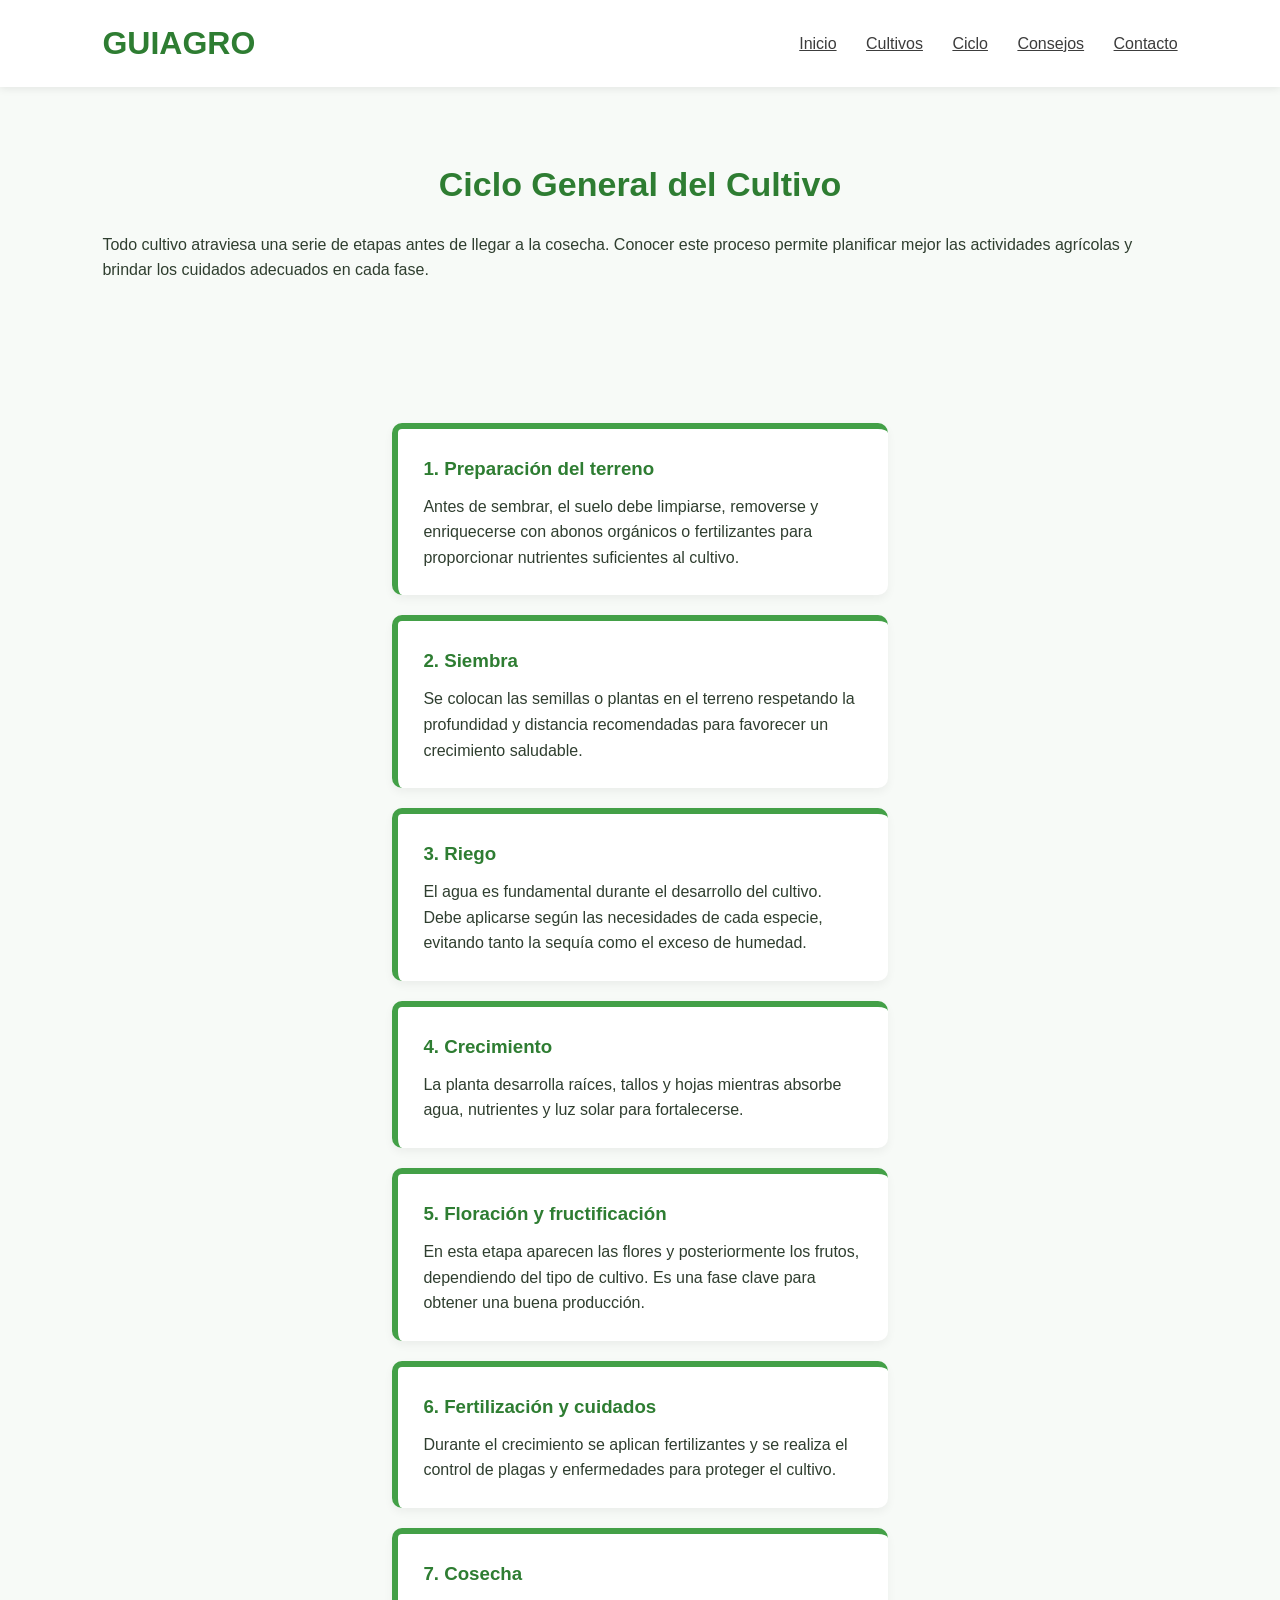
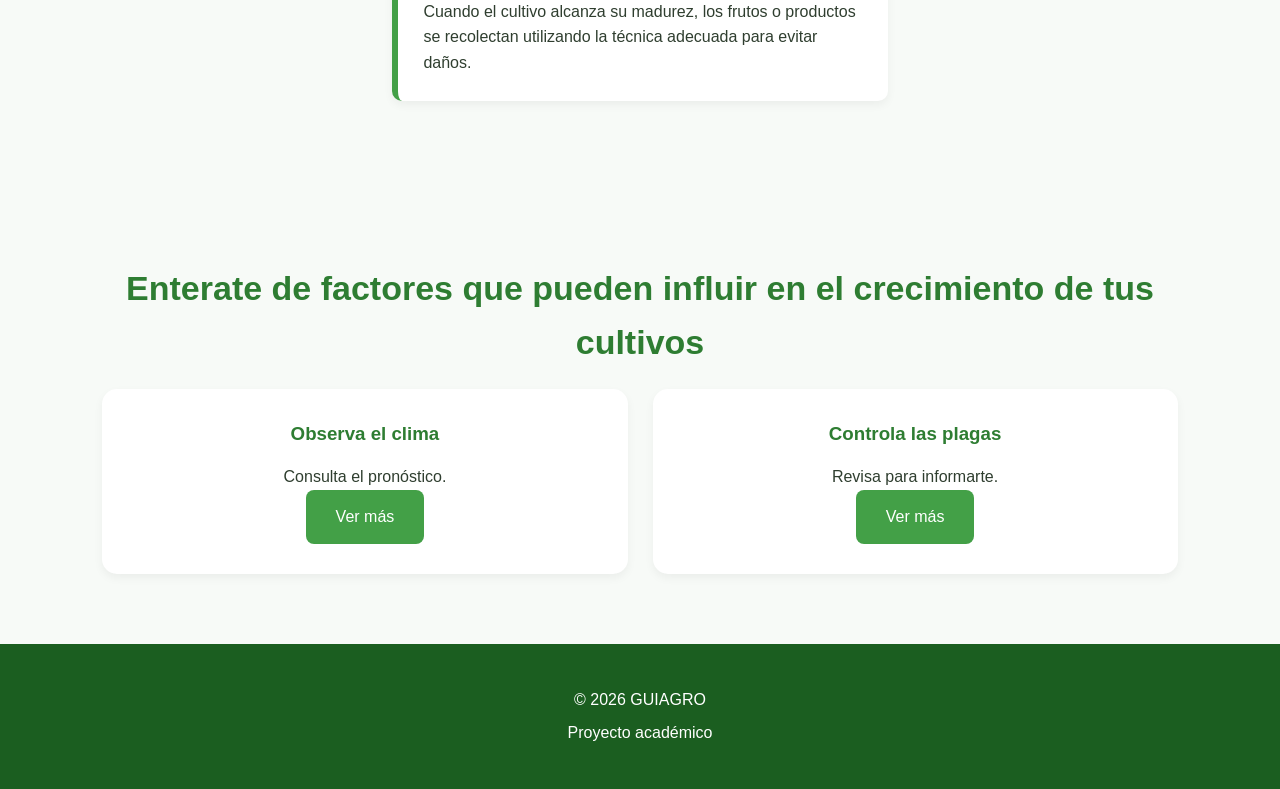
<file: ciclo.html>
<!DOCTYPE html>
<html lang="es">

<head>
    <meta charset="UTF-8">
    <meta name="viewport" content="width=device-width, initial-scale=1.0">
    <title>GUIAGRO | Ciclo del Cultivo</title>
    <link rel="stylesheet" href="estilos.css">
</head>

<body>

    <header>

        <div class="logo">
            <h1>GUIAGRO</h1>
        </div>

        <nav>
            <a href="index.html">Inicio</a>
            <a href="cultivos.html">Cultivos</a>
            <a href="ciclo.html">Ciclo</a>
            <a href="consejos.html">Consejos</a>
            <a href="contacto.html">Contacto</a>
        </nav>

    </header>


    <section class="pagina-hero">

        <h2>Ciclo General del Cultivo</h2>

        <p>
            Todo cultivo atraviesa una serie de etapas antes de llegar a la cosecha.
            Conocer este proceso permite planificar mejor las actividades agrícolas y
            brindar los cuidados adecuados en cada fase.
        </p>

    </section>


    <section class="timeline">

        <div class="etapa">

            <h3>1. Preparación del terreno</h3>

            <p>
                Antes de sembrar, el suelo debe limpiarse, removerse y enriquecerse
                con abonos orgánicos o fertilizantes para proporcionar nutrientes
                suficientes al cultivo.
            </p>

        </div>

        <div class="etapa">

            <h3>2. Siembra</h3>

            <p>
                Se colocan las semillas o plantas en el terreno respetando la
                profundidad y distancia recomendadas para favorecer un crecimiento
                saludable.
            </p>

        </div>

        <div class="etapa">

            <h3>3. Riego</h3>

            <p>
                El agua es fundamental durante el desarrollo del cultivo. Debe
                aplicarse según las necesidades de cada especie, evitando tanto la
                sequía como el exceso de humedad.
            </p>

        </div>

        <div class="etapa">

            <h3>4. Crecimiento</h3>

            <p>
                La planta desarrolla raíces, tallos y hojas mientras absorbe agua,
                nutrientes y luz solar para fortalecerse.
            </p>

        </div>

        <div class="etapa">

            <h3>5. Floración y fructificación</h3>

            <p>
                En esta etapa aparecen las flores y posteriormente los frutos,
                dependiendo del tipo de cultivo. Es una fase clave para obtener una
                buena producción.
            </p>

        </div>

        <div class="etapa">

            <h3>6. Fertilización y cuidados</h3>

            <p>
                Durante el crecimiento se aplican fertilizantes y se realiza el
                control de plagas y enfermedades para proteger el cultivo.
            </p>

        </div>

        <div class="etapa">

            <h3>7. Cosecha</h3>

            <p>
                Cuando el cultivo alcanza su madurez, los frutos o productos se
                recolectan utilizando la técnica adecuada para evitar daños.
            </p>

        </div>

    </section>

    <section class="info-extra">

        <h2>Enterate de factores que pueden influir en el crecimiento de tus cultivos</h2>

        <div class="tarjetas">

            <div class="card">

                <h3>Observa el clima</h3>

                <p>
                    Consulta el pronóstico.
                    <br>
                    <a href="https://www.clima.com/peru" class="boton">
                        Ver más
                     </a>
                </p>

            </div>

            <div class="card">

                <h3>Controla las plagas</h3>

                <p>
                    Revisa para informarte.
                    <br>
                    <a href="https://geopard.tech/es/blog/control-de-plagas-en-la-agricultura-de-precision/" class="boton">
                        Ver más
                    </a>
                </p>

            </div>

    </section>

    <footer>

        <p>© 2026 GUIAGRO</p>

        <p>Proyecto académico</p>

    </footer>

</body>

</html>
</file>
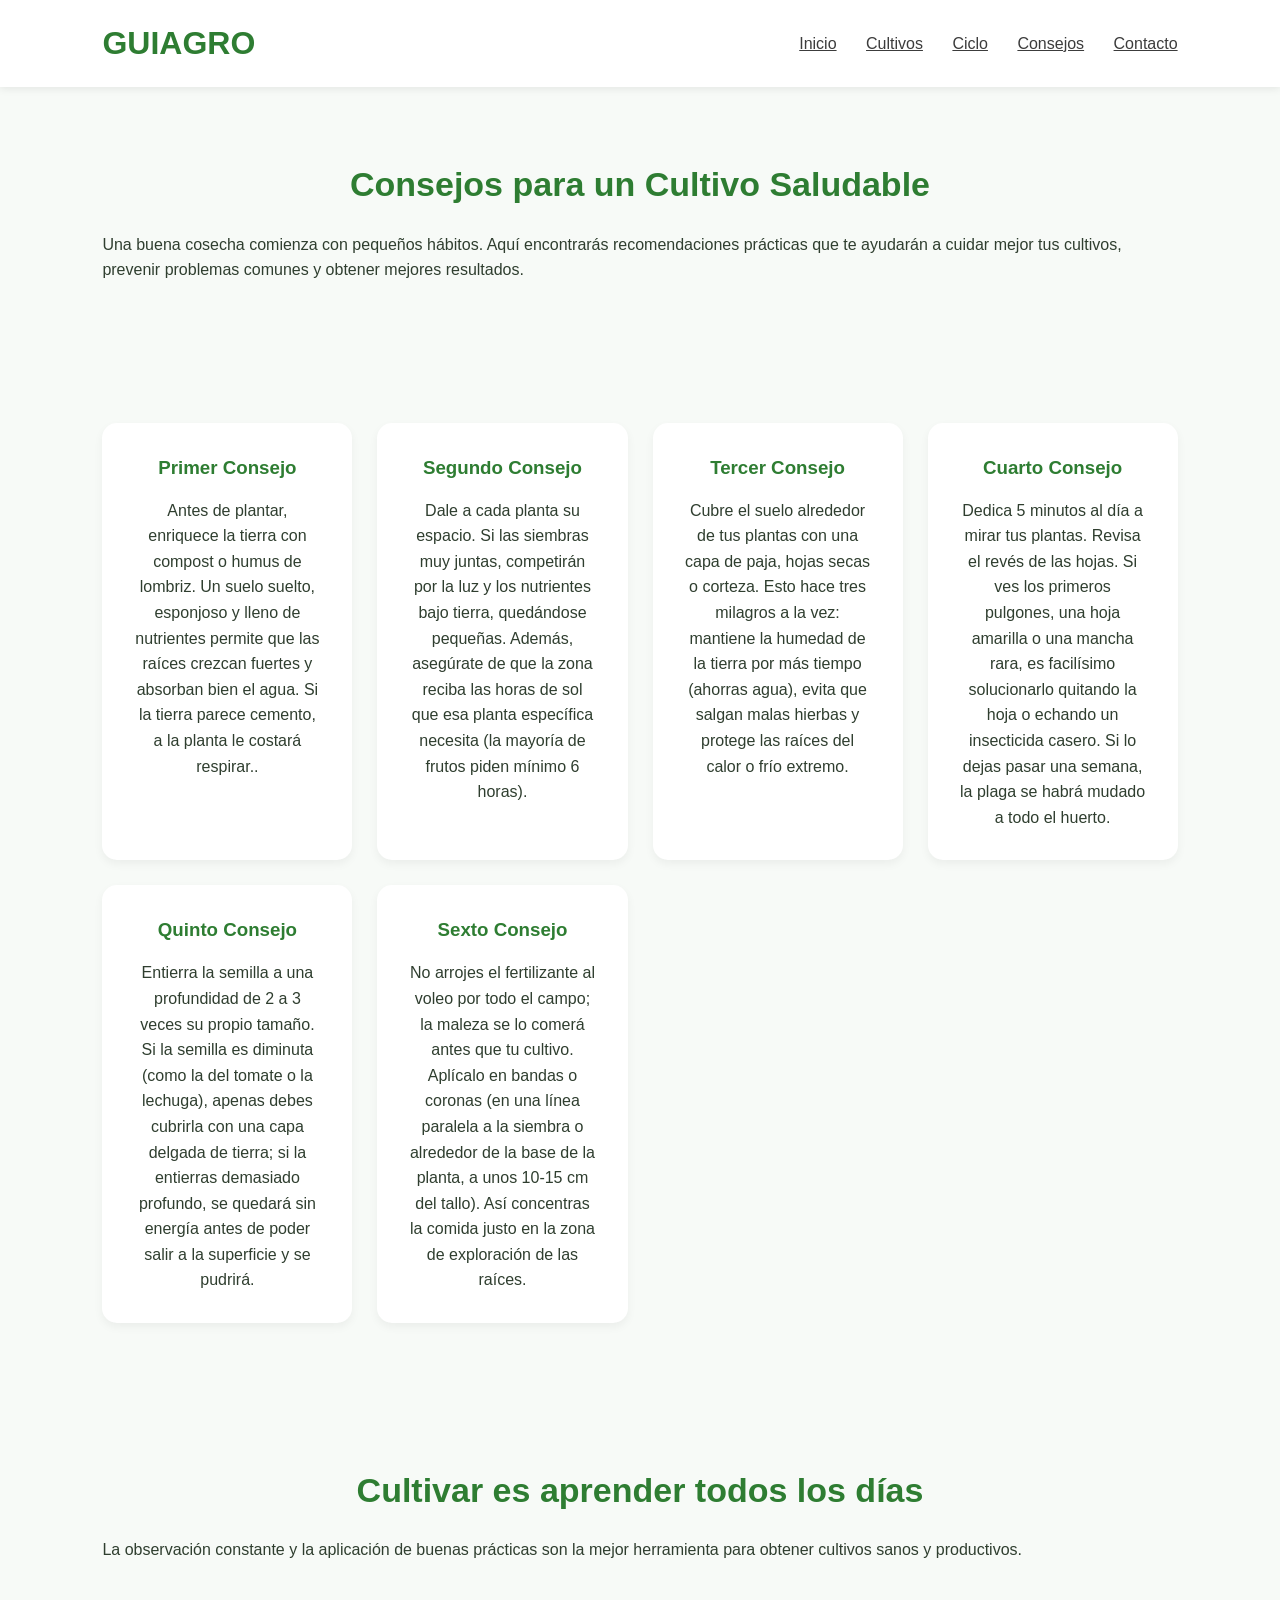
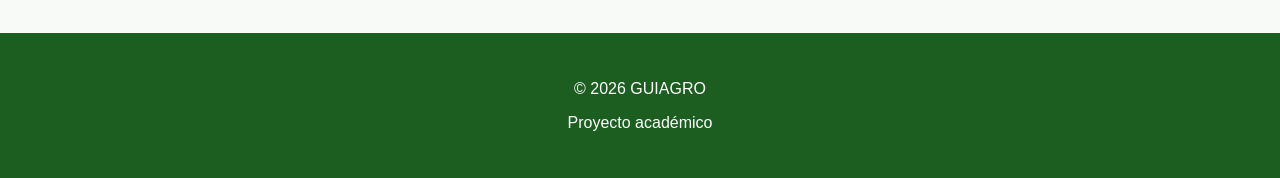
<file: consejos.html>
<!DOCTYPE html>
<html lang="es">

<head>
    <meta charset="UTF-8">
    <meta name="viewport" content="width=device-width, initial-scale=1.0">
    <title>GUIAGRO | Consejos</title>
    <link rel="stylesheet" href="estilos.css">
</head>

<body>

    <header>

        <div class="logo">
            <h1>GUIAGRO</h1>
        </div>

        <nav>
            <a href="index.html">Inicio</a>
            <a href="cultivos.html">Cultivos</a>
            <a href="ciclo.html">Ciclo</a>
            <a href="consejos.html">Consejos</a>
            <a href="contacto.html">Contacto</a>
        </nav>

    </header>


    <section class="pagina-hero">

        <h2>Consejos para un Cultivo Saludable</h2>

        <p>
            Una buena cosecha comienza con pequeños hábitos. Aquí encontrarás
            recomendaciones prácticas que te ayudarán a cuidar mejor tus cultivos,
            prevenir problemas comunes y obtener mejores resultados.
        </p>

    </section>

    <section class="tarjetas">

         <div class="card">
            <h3>Primer Consejo</h3>
            <p> Antes de plantar, enriquece la tierra con compost o humus de lombriz. Un suelo suelto, esponjoso y lleno de nutrientes permite que las raíces crezcan fuertes y absorban bien el agua. Si la tierra parece cemento, a la planta le costará respirar..</p>

        </div>

        <div class="card">
            <h3>Segundo Consejo</h3>
            <p>Dale a cada planta su espacio. Si las siembras muy juntas, competirán por la luz y los nutrientes bajo tierra, quedándose pequeñas. Además, asegúrate de que la zona reciba las horas de sol que esa planta específica necesita (la mayoría de frutos piden mínimo 6 horas).</p>

        </div>

        <div class="card">
            <h3>Tercer Consejo</h3>
            <p>Cubre el suelo alrededor de tus plantas con una capa de paja, hojas secas o corteza. Esto hace tres milagros a la vez: mantiene la humedad de la tierra por más tiempo (ahorras agua), evita que salgan malas hierbas y protege las raíces del calor o frío extremo.</p>

        </div>

        <div class="card">
            <h3>Cuarto Consejo</h3>
            <p>Dedica 5 minutos al día a mirar tus plantas. Revisa el revés de las hojas. Si ves los primeros pulgones, una hoja amarilla o una mancha rara, es facilísimo solucionarlo quitando la hoja o echando un insecticida casero. Si lo dejas pasar una semana, la plaga se habrá mudado a todo el huerto.</p>

        </div>

        <div class="card">
            <h3>Quinto Consejo</h3>
            <p>Entierra la semilla a una profundidad de 2 a 3 veces su propio tamaño. Si la semilla es diminuta (como la del tomate o la lechuga), apenas debes cubrirla con una capa delgada de tierra; si la entierras demasiado profundo, se quedará sin energía antes de poder salir a la superficie y se pudrirá.</p>

        </div>

        <div class="card">
            <h3>Sexto Consejo</h3>
            <p>No arrojes el fertilizante al voleo por todo el campo; la maleza se lo comerá antes que tu cultivo. Aplícalo en bandas o coronas (en una línea paralela a la siembra o alrededor de la base de la planta, a unos 10-15 cm del tallo). Así concentras la comida justo en la zona de exploración de las raíces.</p>

        </div>

    </section>

    <section class="cta">

        <h2>Cultivar es aprender todos los días</h2>

        <p>
            La observación constante y la aplicación de buenas prácticas son la
            mejor herramienta para obtener cultivos sanos y productivos.
        </p>

    </section>

    <footer>

        <p>© 2026 GUIAGRO</p>

        <p>Proyecto académico</p>

    </footer>

</body>

</html>
</file>
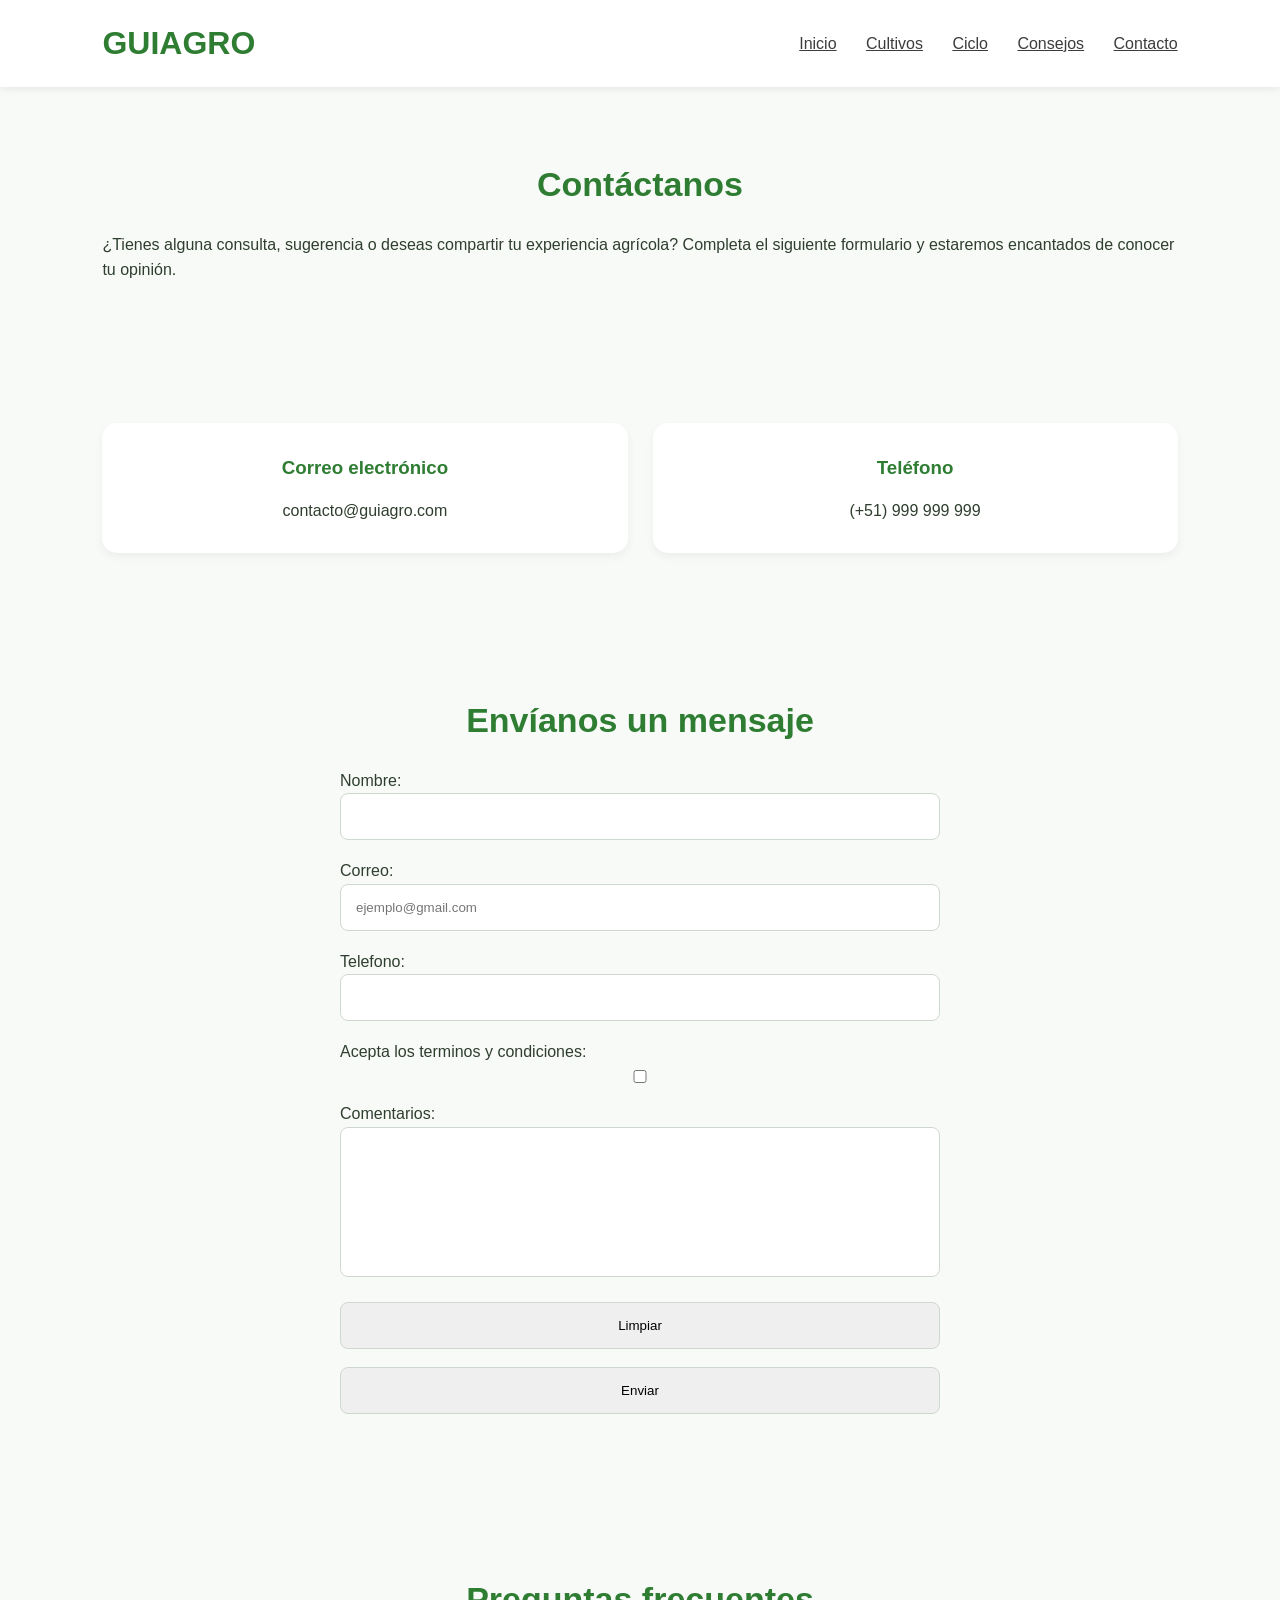
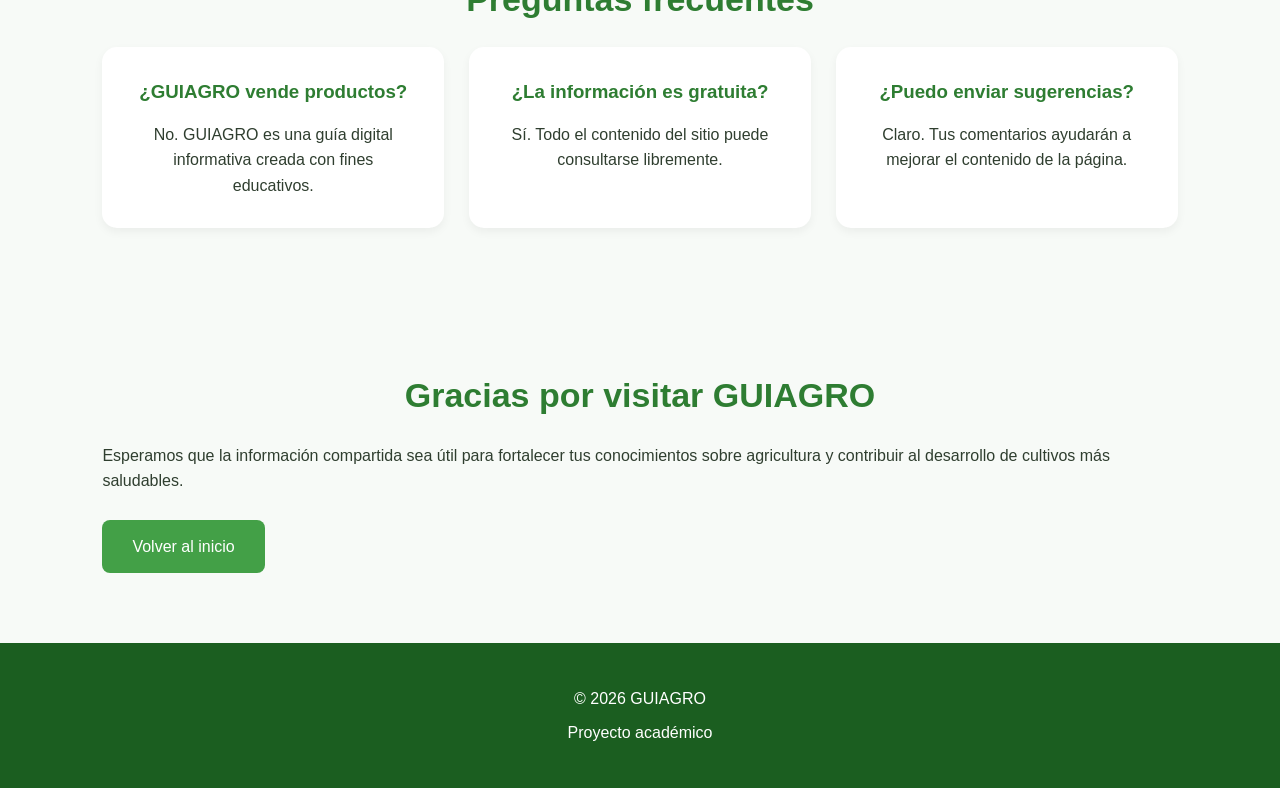
<file: contacto.html>
<!DOCTYPE html>
<html lang="es">

<head>
    <meta charset="UTF-8">
    <meta name="viewport" content="width=device-width, initial-scale=1.0">
    <title>GUIAGRO | Contacto</title>
    <link rel="stylesheet" href="estilos.css">
</head>

<body>

    <header>

        <div class="logo">
            <h1>GUIAGRO</h1>
        </div>

        <nav>
            <a href="index.html">Inicio</a>
            <a href="cultivos.html">Cultivos</a>
            <a href="ciclo.html">Ciclo</a>
            <a href="consejos.html">Consejos</a>
            <a href="contacto.html">Contacto</a>
        </nav>

    </header>


    <section class="pagina-hero">

        <h2>Contáctanos</h2>

        <p>
            ¿Tienes alguna consulta, sugerencia o deseas compartir tu experiencia
            agrícola? Completa el siguiente formulario y estaremos encantados de
            conocer tu opinión.
        </p>

    </section>

    <section class="info-extra">

        <div class="tarjetas">

            <div class="card">

                <h3>Correo electrónico</h3>

                <p>
                    contacto@guiagro.com
                </p>

            </div>

            <div class="card">

                <h3>Teléfono</h3>

                <p>
                    (+51) 999 999 999
                </p>

            </div>

        </div>

    </section>

    <section class="contacto">

        <h2>Envíanos un mensaje</h2>

        <form action="">
            <label for="">Nombre: </label><br>
            <input type="text"><br>
            <label for="">Correo: </label><br>
            <input type="email" required placeholder="ejemplo@gmail.com"><br>
            <label for="">Telefono: </label><br>
            <input type="tel"><br>
            <label for="">Acepta los terminos y condiciones: </label>
            <input type="checkbox" name="" id="">
            <label for="">Comentarios:</label><br>
            <textarea name="" id=""></textarea><br>
            <input type="button" value="Limpiar"><br>
            <input type="submit" value="Enviar"><br>
        </form>

    </section>

    <section class="info-extra">

        <h2>Preguntas frecuentes</h2>

        <div class="tarjetas">

            <div class="card">

                <h3>¿GUIAGRO vende productos?</h3>

                <p>
                    No. GUIAGRO es una guía digital informativa creada con fines
                    educativos.
                </p>

            </div>

            <div class="card">

                <h3>¿La información es gratuita?</h3>

                <p>
                    Sí. Todo el contenido del sitio puede consultarse libremente.
                </p>

            </div>

            <div class="card">

                <h3>¿Puedo enviar sugerencias?</h3>

                <p>
                    Claro. Tus comentarios ayudarán a mejorar el contenido de la
                    página.
                </p>

            </div>

        </div>

    </section>

    <section class="cta">

        <h2>Gracias por visitar GUIAGRO</h2>

        <p>
            Esperamos que la información compartida sea útil para fortalecer tus
            conocimientos sobre agricultura y contribuir al desarrollo de cultivos
            más saludables.
        </p><br>

        <a href="index.html" class="boton">
            Volver al inicio
        </a>

    </section>

    <footer>

        <p>© 2026 GUIAGRO</p>

        <p>Proyecto académico</p>

    </footer>

</body>

</html>
</file>
<file: estilos.css>
*{
    margin:0;
    padding:0;
    box-sizing:border-box;
    font-family:Arial, Helvetica, sans-serif;
}

html{
    scroll-behavior:smooth;
}

body{
    background:#f7faf7;
    color:#2f3e2f;
    line-height:1.6;
}


header{

    position:sticky;
    top:0;

    background:#ffffff;

    display:flex;
    justify-content:space-between;
    align-items:center;

    padding:18px 8%;

    box-shadow:0px 2px 8px rgba(0,0,0,.08);

    z-index:1000;

}

.logo h1{

    color:#2E7D32;

}

nav a{
    color:#3c3c3c;

    margin-left:25px;

    font-weight:500;

    transition:.3s;

}

nav a:hover{

    color:#2E7D32;

}


.hero{

    display:flex;
    justify-content:space-between;
    align-items:center;

    padding:70px 8%;

    gap:40px;

}

.hero-texto{

    flex:1;

}

.hero-texto h2{

    font-size:45px;

    color:#1B5E20;

    margin-bottom:20px;

}

.hero-texto p{

    margin-bottom:35px;

    color:#555;

}

.hero-imagen{

    flex:1;

}

.hero-imagen img{

    width:100%;

    border-radius:20px;

}

.boton{

    display:inline-block;

    text-decoration:none;

    background:#43A047;

    color:white;

    padding:14px 30px;

    border-radius:8px;

    transition:.3s;

}

.boton:hover{
    background:#2E7D32;

}


section{

    padding:70px 8%;

}

section h2{

    text-align:center;

    color:#2E7D32;

    margin-bottom:20px;

    font-size:34px;

}

.descripcion{

    text-align:center;

    max-width:800px;

    margin:auto;

    margin-bottom:45px;

    color:#555;

}


.tarjetas{

    display:grid;

    grid-template-columns:repeat(auto-fit,minmax(230px,1fr));

    gap:25px;

}

.card{

    background:white;

    padding:30px;

    border-radius:15px;

    text-align:center;

    box-shadow:0px 4px 10px rgba(0,0,0,.05);

    transition:.3s;

}

.card:hover{

    transform:translateY(-5px);

}

.card h3{

    color:#2E7D32;

    margin-bottom:15px;

}


.contenedor-cultivos{

    display:grid;

    grid-template-columns:repeat(auto-fit,minmax(230px,1fr));

    gap:30px;

}

.cultivo{

    background:white;

    border-radius:15px;

    overflow:hidden;

    text-align:center;

    box-shadow:0px 4px 10px rgba(0,0,0,.05);

    transition:.3s;

}

.cultivo:hover{

    transform:translateY(-6px);

}

.cultivo img{

    width:100%;

    height:180px;

    object-fit:cover;

}

.cultivo h3{

    margin-top:18px;

    color:#2E7D32;

}

.cultivo p{

    padding:15px;

    color:#666;

}


.timeline{

    max-width:700px;

    margin:auto;

}

.etapa{

    background:white;

    padding:25px;

    margin-bottom:20px;

    border-left:6px solid #43A047;
    border-top: 6px solid #43A047;

    border-radius:10px;

    box-shadow:0px 4px 10px rgba(0,0,0,.05);

}

.etapa h3{

    color:#2E7D32;

    margin-bottom:10px;

}


form{

    max-width:600px;

    margin:auto;

}

input,
textarea{

    width:100%;

    padding:15px;

    margin-bottom:18px;

    border:1px solid #cfd8cf;

    border-radius:8px;

    outline:none;

}

textarea{

    height:150px;

    resize:none;

}

button{

    width:100%;

    padding:15px;

    background:#43A047;

    color:white;

    border:none;

    border-radius:8px;

    cursor:pointer;

    transition:.3s;

}

button:hover{

    background:#2E7D32;

}

small{

    display:block;

    text-align:center;

    margin-top:15px;

    color:#666;

}


footer{

    background:#1B5E20;

    color:white;

    text-align:center;

    padding:35px;

}

footer p{

    margin:8px 0;

}


@media(max-width:768px){

    header{

        flex-direction:column;

    }

    nav{

        margin-top:15px;

    }

    nav a{

        margin:10px;

        display:inline-block;

    }

    .hero{

        flex-direction:column;

        text-align:center;

    }

    .hero-texto h2{

        font-size:35px;

    }

}
</file>
